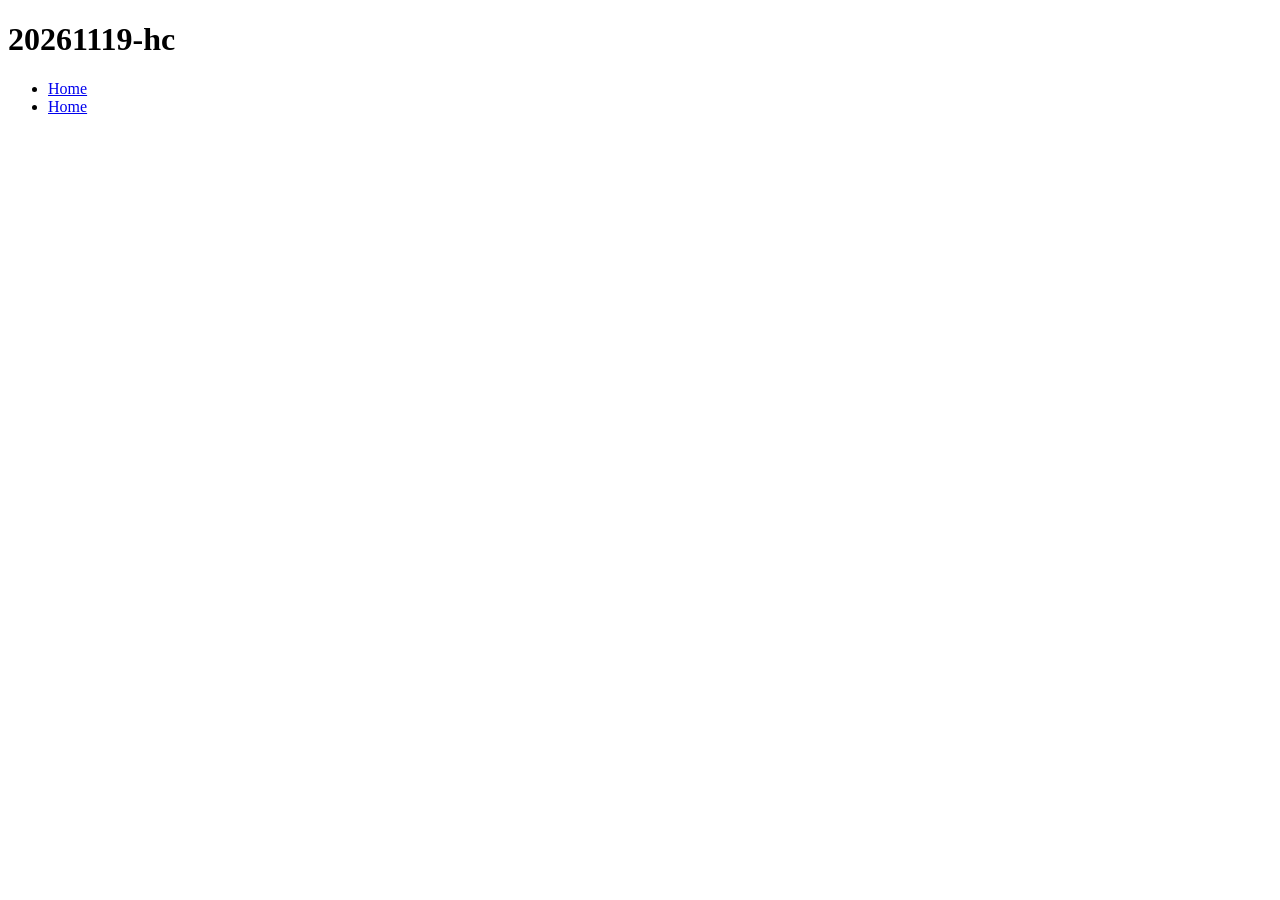
<file: index.html>
<!DOCTYPE html>
<html lang="ja">
<head>
    <meta charset="UTF-8">
    <title>20261119-hc</title>
</head>
<body>
    <h1>20261119-hc</h1>
    <ul>
        <li><a href="fulid-shape/index.html">Home</a></li>
        <li><a href="fulid-shape-custom/index.html">Home</a></li>

    </ul>
</body>
</html>
</file>
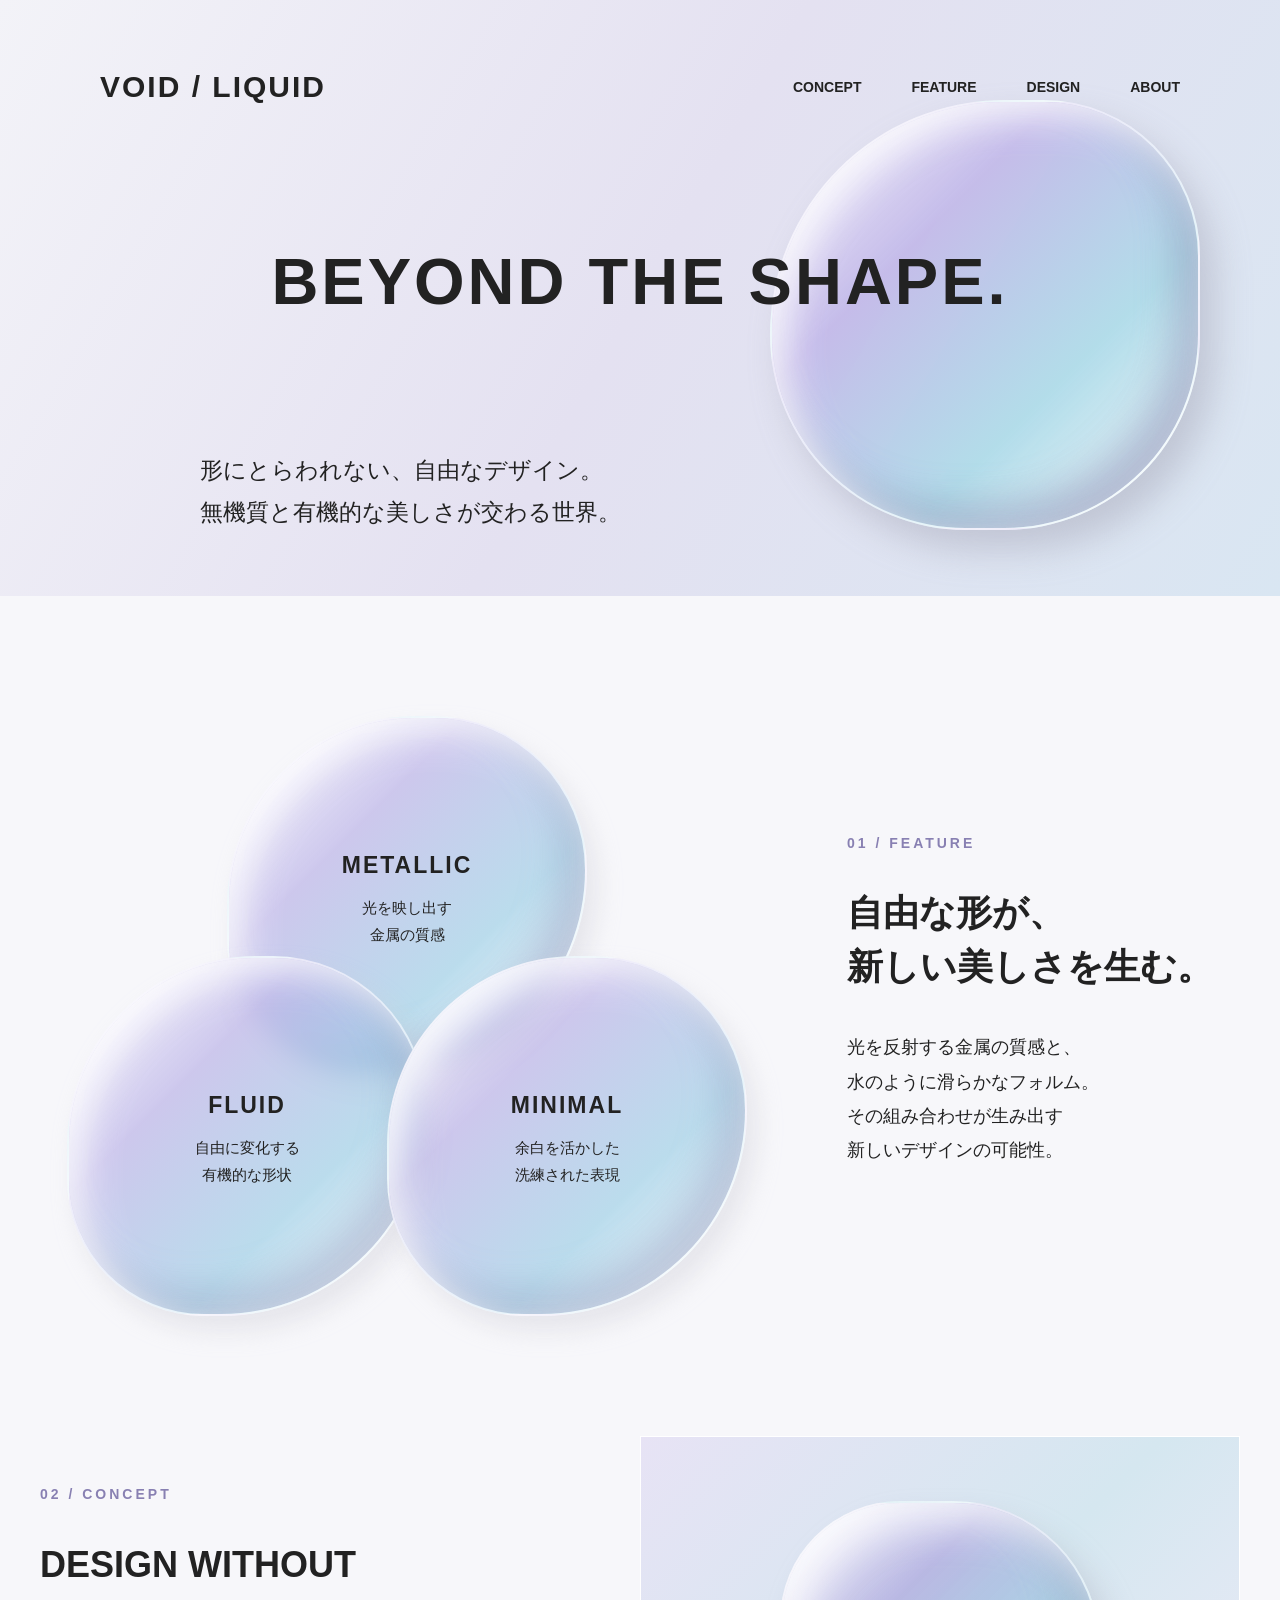
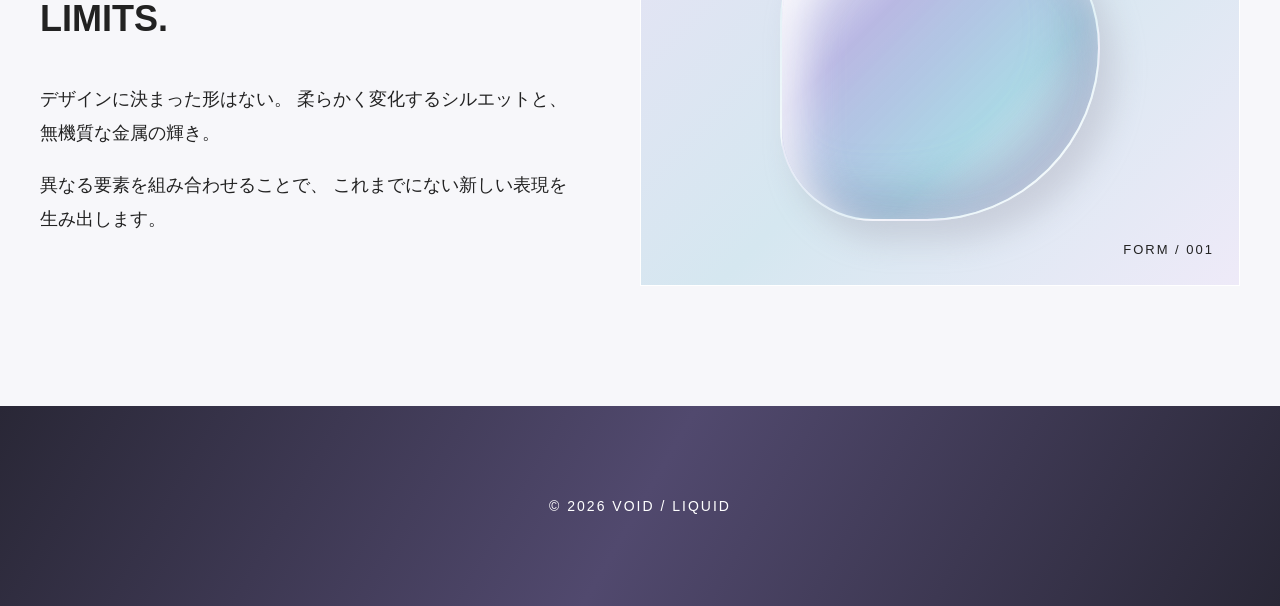
<file: fulid-shape-custom/index.html>
<!doctype html>
<html lang="ja">
<head>
<meta charset="UTF-8">
<meta name="viewport" content="width=device-width, initial-scale=1.0">
<title>VOID / LIQUID</title>
<link rel="stylesheet" href="style.css">
</head>
 
<body>
 
<header>
  <div class="links">
    <h1 class="logo"><a href="#">VOID / LIQUID</a></h1>
 
    <nav>
      <a href="#concept">CONCEPT</a>
      <a href="#feature">FEATURE</a>
      <a href="#design">DESIGN</a>
      <a href="#footer">ABOUT</a>
    </nav>
  </div>
 
  <div class="header-shape"></div>
 
  <p class="main-copy">
    BEYOND THE SHAPE.
  </p>
 
  <p class="sub-copy">
    形にとらわれない、自由なデザイン。<br>
    無機質と有機的な美しさが交わる世界。
  </p>
 
</header>
 
<main>
 
<section class="feature" id="feature">
 
  <div class="text-area">
    <p class="small-title">01 / FEATURE</p>
    <h2>自由な形が、<br>新しい美しさを生む。</h2>
    <p>
      光を反射する金属の質感と、<br>
      水のように滑らかなフォルム。<br>
      その組み合わせが生み出す<br>
      新しいデザインの可能性。
    </p>
  </div>
 
  <div class="features">
 
    <div class="center">
      <div>
        <h3>METALLIC</h3>
        <p>光を映し出す<br>金属の質感</p>
      </div>
    </div>
 
    <div class="left">
      <div>
        <h3>FLUID</h3>
        <p>自由に変化する<br>有機的な形状</p>
      </div>
    </div>
 
    <div class="right">
      <div>
        <h3>MINIMAL</h3>
        <p>余白を活かした<br>洗練された表現</p>
      </div>
    </div>
 
  </div>
 
</section>
 
<section class="new-era" id="design">
 
  <div class="text-area">
    <p class="small-title">02 / CONCEPT</p>
 
    <h2>DESIGN WITHOUT<br>LIMITS.</h2>
 
    <p>
      デザインに決まった形はない。
      柔らかく変化するシルエットと、
      無機質な金属の輝き。
    </p>
 
    <p>
      異なる要素を組み合わせることで、
      これまでにない新しい表現を生み出します。
    </p>
  </div>
 
  <div class="image-area">
    <div class="big-shape"></div>
    <p>FORM / 001</p>
  </div>
 
</section>
 
</main>
 
<footer id="footer">
  <small class="copyright">
    © 2026 VOID / LIQUID
  </small>
</footer>
 
</body>
</html>
</file>
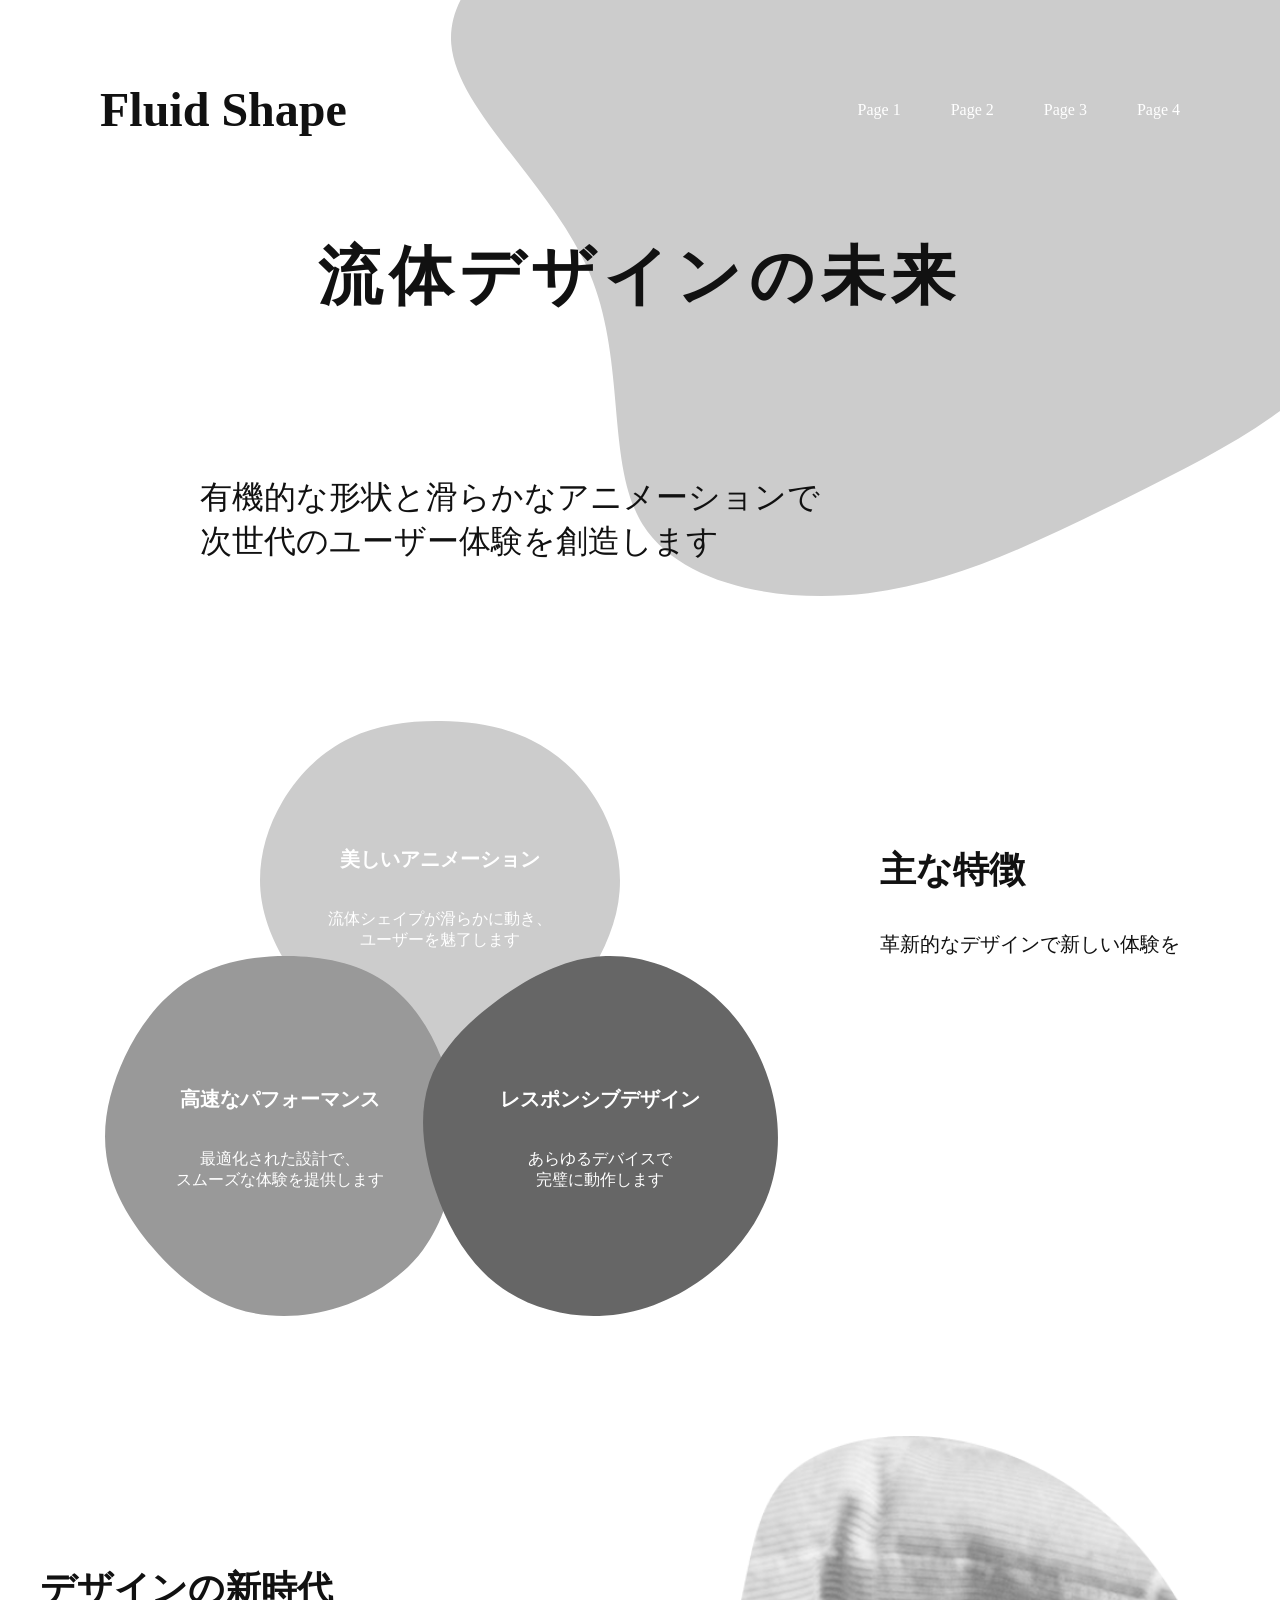
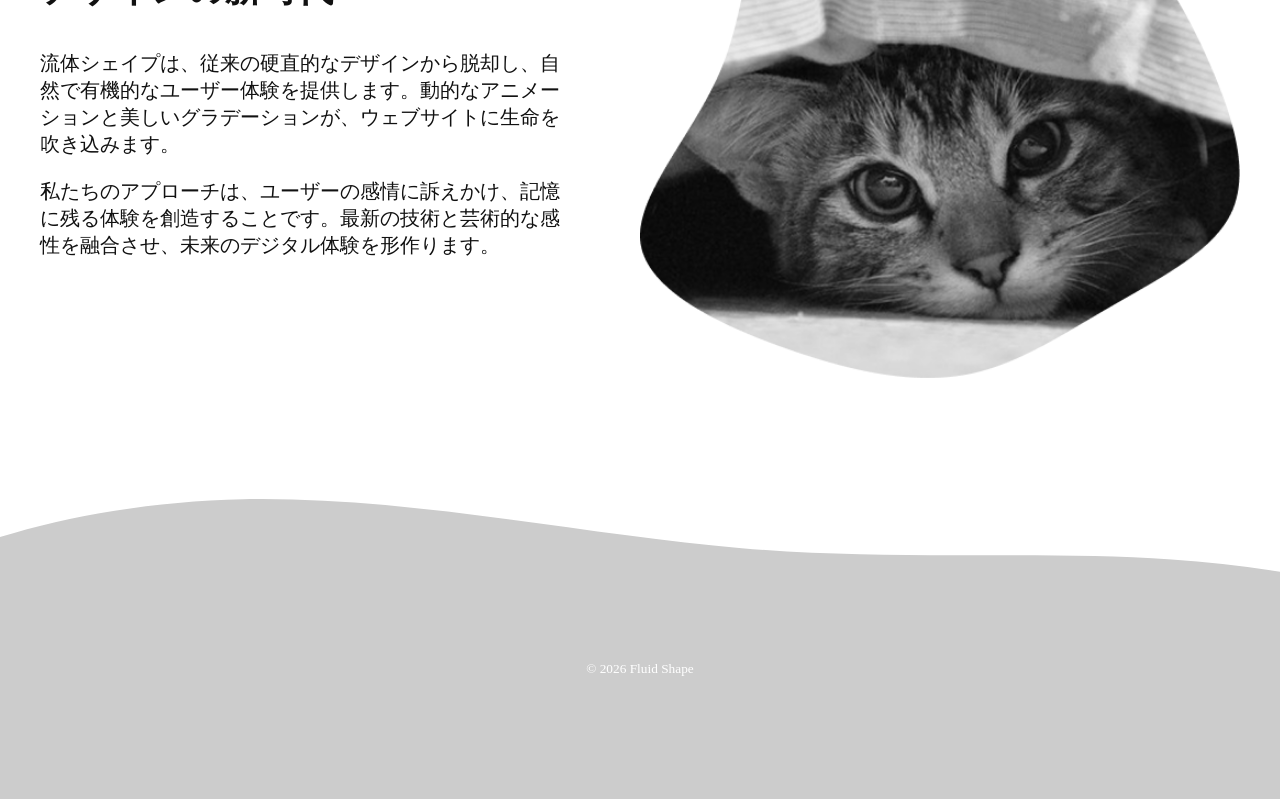
<file: fulid-shape/index.html>
<!doctype html>
<html lang="ja">
<head>
<meta charset="UTF-8" />
<title>Fluid Shape</title>
<link rel="stylesheet" href="style.css">
</head>
 
<body>
<header>
<div class="links">
<h1 class="logo"><a href="#">Fluid Shape</a></h1>
<nav>
<a href="#">Page 1</a>
<a href="#">Page 2</a>
<a href="#">Page 3</a>
<a href="#">Page 4</a>
</nav>
</div>
<p class="main-copy">流体デザインの未来</p>
<p class="sub-copy">
      有機的な形状と滑らかなアニメーションで<br>
      次世代のユーザー体験を創造します
</p>
</header>
 
  <main>
<section class="feature">
<div class="text-area">
<h2>主な特徴</h2>
<p>革新的なデザインで新しい体験を</p>
</div>
 
      <div class="features">
<div class="center">
<div>
<h3>美しいアニメーション</h3>
<p>流体シェイプが滑らかに動き、<br>ユーザーを魅了します</p>
</div>
</div>
<div class="left">
<div>
<h3>高速なパフォーマンス</h3>
<p>最適化された設計で、<br>スムーズな体験を提供します</p>
</div>
</div>
<div class="right">
<div>
<h3>レスポンシブデザイン</h3>
<p>あらゆるデバイスで<br>完璧に動作します</p>
</div>
</div>
</div>
 
    </section>
 
    <section class="new-era">
<div class="text-area">
<h2>デザインの新時代</h2>
<p>流体シェイプは、従来の硬直的なデザインから脱却し、自然で有機的なユーザー体験を提供します。動的なアニメーションと美しいグラデーションが、ウェブサイトに生命を吹き込みます。</p>
<p>私たちのアプローチは、ユーザーの感情に訴えかけ、記憶に残る体験を創造することです。最新の技術と芸術的な感性を融合させ、未来のデジタル体験を形作ります。</p>
</div>
<img src="img/cat.png" alt="猫">
</section>
</main>
 
  <footer>
<small class="copyright">&copy; 2026 Fluid Shape</small>
</footer>
</body>
</html>
</file>
<file: fulid-shape-custom/style.css>
@charset "utf-8";
 
/* ====================
 全体共通
==================== */
 
* {
  box-sizing: border-box;
}
 
body {
  margin: 0;
  color: #222;
  font-size: 16px;
  min-width: 1200px;
  font-family: Arial, sans-serif;
  background-color: #f7f7fa;
}
 
a {
  color: inherit;
  text-decoration: none;
}
 
/* ====================
 header
==================== */
 
header {
  height: 596px;
  display: flex;
  flex-direction: column;
  position: relative;
  overflow: hidden;
 
  background: linear-gradient(
    120deg,
    #f3f3f8,
    #e4e1f1,
    #d9e6f2
  );
}
 
/* ロゴ・ナビ */
 
.links {
  width: 100%;
  display: flex;
  justify-content: space-between;
  align-items: center;
  padding: 50px 100px 0;
  position: relative;
  z-index: 2;
}
 
.links .logo {
  font-size: 30px;
  letter-spacing: 2px;
}
 
.links nav {
  display: flex;
  gap: 50px;
}
 
.links nav a {
  font-size: 14px;
  font-weight: bold;
  transition: color .3s;
}
 
.links nav a:hover {
  color: #8372c7;
}
 
/* メインコピー */
 
.main-copy {
  width: 100%;
  font-size: 65px;
  font-weight: 700;
  text-align: center;
  margin: 120px 0 0;
  letter-spacing: 3px;
  position: relative;
  z-index: 2;
}
 
/* サブコピー */
 
.sub-copy {
  font-size: 23px;
  position: absolute;
  left: 200px;
  bottom: 40px;
  line-height: 1.8;
  z-index: 2;
}
 
/* ====================
 ガラス流動シェイプ
==================== */
 
.header-shape {
  position: absolute;
  width: 430px;
  height: 430px;
  right: 80px;
  top: 100px;
 
  border-radius: 60% 40% 50% 50%;
 
  background: linear-gradient(
    135deg,
    #ffffffcc,
    #b7a9e6aa,
    #9dd9e6aa,
    #ffffffcc
  );
 
  border: 2px solid #ffffffaa;
 
  box-shadow:
    inset 15px 15px 35px #ffffffcc,
    inset -20px -20px 40px #7b79a477,
    15px 20px 35px #9999aa66;
 
  backdrop-filter: blur(12px);
 
  animation: colorChange 8s ease-in-out infinite alternate;
}
 
/* 色の変化 */
 
@keyframes colorChange {
  0% {
    filter: hue-rotate(0deg);
  }
 
  100% {
    filter: hue-rotate(80deg);
  }
}
 
/* ====================
 main共通
==================== */
 
main {
  width: 1200px;
  margin: auto;
}
 
section {
  margin: 120px auto;
}
 
h2 {
  font-size: 36px;
  margin-bottom: 1em;
  line-height: 1.5;
}
 
.text-area p {
  font-size: 18px;
  line-height: 1.9;
}
 
.small-title {
  color: #8880b2;
  font-size: 14px !important;
  font-weight: bold;
  letter-spacing: 3px;
}
 
/* ====================
 feature
==================== */
 
.feature {
  display: flex;
  flex-direction: row-reverse;
  justify-content: center;
  gap: 100px;
}
 
.feature .text-area {
  margin-top: 100px;
}
 
/* 3つのガラスシェイプ */
 
.features {
  width: 680px;
  height: 600px;
  position: relative;
  text-align: center;
  color: #222;
}
 
.features > div {
  position: absolute;
  display: flex;
  justify-content: center;
  align-items: center;
  width: 360px;
  height: 360px;
 
  border-radius: 55% 45% 60% 40%;
 
  background: linear-gradient(
    135deg,
    #ffffffcc,
    #b8b0e6aa,
    #9dcfe6aa,
    #ffffffcc
  );
 
  border: 2px solid #ffffffaa;
 
  box-shadow:
    inset 15px 15px 35px #ffffffcc,
    inset -20px -20px 40px #7775a455,
    10px 15px 25px #ccccd866;
 
  backdrop-filter: blur(10px);
 
  animation: colorChange 10s ease-in-out infinite alternate;
}
 
.features > div > div {
  text-align: center;
}
 
/* 中央 */
 
.center {
  top: 0;
  left: 50%;
  transform: translateX(-50%);
}
 
/* 左 */
 
.left {
  left: 0;
  bottom: 0;
}
 
/* 右 */
 
.right {
  right: 0;
  bottom: 0;
}
 
/* 特徴の文字 */
 
.features h3 {
  font-size: 23px;
  margin-bottom: 15px;
  letter-spacing: 2px;
}
 
.features p {
  font-size: 15px;
  line-height: 1.8;
}
 
/* ====================
 new-era
==================== */
 
.new-era {
  display: flex;
  align-items: center;
  justify-content: space-between;
}
 
.new-era .text-area {
  width: 44%;
}
 
/* ガラスパネル */
 
.image-area {
  width: 50%;
  height: 450px;
 
  background: linear-gradient(
    135deg,
    #e7e3f5,
    #d5e7f0,
    #eeeaf8
  );
 
  border: 1px solid #ffffff;
 
  display: flex;
  justify-content: center;
  align-items: center;
  position: relative;
}
 
/* 大きなガラスシェイプ */
 
.big-shape {
  width: 320px;
  height: 320px;
 
  border-radius: 45% 55% 65% 35%;
 
  background: linear-gradient(
    135deg,
    #ffffffdd,
    #a9a1dcaa,
    #8dcddd99,
    #ffffffdd
  );
 
  border: 2px solid #ffffffaa;
 
  box-shadow:
    inset 20px 20px 40px #ffffffcc,
    inset -25px -25px 45px #7775a466,
    15px 20px 30px #aaa9b966;
 
  backdrop-filter: blur(15px);
 
  animation: colorChange 9s ease-in-out infinite alternate;
}
 
.image-area p {
  position: absolute;
  bottom: 15px;
  right: 25px;
  font-size: 13px;
  letter-spacing: 2px;
}
 
/* ====================
 footer
==================== */
 
footer {
  height: 200px;
  background: linear-gradient(
    120deg,
    #292736,
    #51496e,
    #292736
  );
 
  display: flex;
  justify-content: center;
  align-items: center;
}
 
.copyright {
  color: #ffffff;
  letter-spacing: 2px;
  font-size: 14px;
}
 
/* 動きを減らす設定への対応 */
 
@media (prefers-reduced-motion: reduce) {
  .header-shape,
  .features > div,
  .big-shape {
    animation: none;
  }
}
</file>
<file: fulid-shape/style.css>
@charset "utf-8";
 
/* ====================
  全体共通
==================== */
* {
  box-sizing: border-box; /* padding・borderを含めてサイズ計算 */
}
 
body {
  margin: 0; /* ブラウザ標準余白を除去 */
  color: #111; /* 基本文字色 */
  font-size: 16px; /* 基本フォントサイズ */
  min-width: 1200px /* 最小幅 */
}
 
a {
  color: inherit; /* 親要素の文字色を継承 */
  text-decoration: none; /* 下線を削除 */
}
 
/* ====================
  header
==================== */
 
/*** ヘッダー全体 ***/
header {
  height: 596px; /* ヘッダー高さ */
  display: flex; /* フレックスレイアウト */
  flex-direction: column; /* 縦方向に配置 */
  position: relative; /* 子要素の絶対配置基準 */
  background: url(img/header.svg) no-repeat top right/contain; /* 背景画像設定 */
}
 
/*** ロゴ／ナビ ***/
.links {
  width: 100%; /* 横幅いっぱい */
  display: flex; /* 横並び */
  justify-content: space-between; /* 両端揃え */
  align-items: center; /* 縦中央揃え */
  padding: 50px 100px 0; /* 上・左右の余白 */
}
 
/*** ロゴ ***/
.links .logo {
  font-size: 48px; /* ロゴ文字サイズ */
}
 
/*** ナビ ***/
.links nav {
  display: flex; /* ナビを横並び */
  gap: 50px; /* リンク間隔 */
}
 
.links nav a {
  color: #fff; /* ナビリンク文字色 */
}
 
/*** メインコピー ***/
.main-copy {
  width: 100%; /* 横幅いっぱい */
  font-size: 64px; /* メインコピー文字サイズ */
  font-weight: 700; /* 太字 */
  text-align: center; /* 中央揃え */
  margin: 1em 0 0; /* 上余白 */
  letter-spacing: .1em; /* 文字間隔 */
}
 
/*** サブコピー ***/
.sub-copy {
  font-size: 32px; /* サブコピー文字サイズ */
  position: absolute; /* 絶対配置 */
  left: 200px; /* 左からの位置 */
  bottom: 0; /* 下端に配置 */
}
 
/* ====================
  main共通
==================== */
main {
  width: 1200px; /* コンテンツ最大幅 */
  margin: auto; /* 中央寄せ */
}
 
section {
  margin: 120px auto; /* セクション上下余白 */
}
 
h2 {
  font-size: 36px; /* 見出し文字サイズ */
  margin-bottom: 1em; /* 下余白 */
}
 
/*** テキストエリア共通（.feature / .new-era） ***/
.text-area p {
  font-size: 20px; /* 本文文字サイズ */
}
 
/* ====================
  .featureセクション
==================== */
 
/*** セクション全体 ***/
.feature {
  display: flex; /* フレックスレイアウト */
  flex-direction: row-reverse; /* 要素の並びを反転 */
  justify-content: center; /* 中央寄せ */
  gap: 100px; /* 要素間隔 */
}
 
/*** テキストエリア（画面右） ***/
.feature .text-area {
  margin-top: 100px; /* 上余白 */
}
 
/*** 特徴3点（画面左） ***/
.features {
  width: 680px; /* エリア幅 */
  height: 600px; /* エリア高さ */
  position: relative; /* 子要素の配置基準 */
  text-align: center; /* テキスト中央揃え */
  color: #fff; /* 文字色 */
}
 
/*** 各特徴(div)共通 ***/
.features div {
  position: absolute; /* 重ねて配置 */
  display: flex; /* フレックス */
  flex-direction: column; /* 縦並び */
  justify-content: center; /* 縦中央 */
  align-items: center; /* 横中央 */
  width: 360px; /* 円の幅 */
  height: 360px; /* 円の高さ */
}
 
/*** 特徴・中央 ***/
.center {
  background: url(img/center.svg) center/contain no-repeat; /* 中央画像 */
  top: 0; /* 上に配置 */
  left: 50%; /* 横中央基準 */
  transform: translateX(-50%); /* 真ん中に補正 */
}
 
/*** 特徴・左 ***/
.left {
  background: url(img/left.svg) center/contain no-repeat; /* 左画像 */
  left: 0; /* 左寄せ */
  bottom: 0; /* 下寄せ */
}
 
/*** 特徴・右 ***/
.right {
  background: url(img/right.svg) center/contain no-repeat; /* 右画像 */
  right: 0; /* 右寄せ */
  bottom: 0; /* 下寄せ */
}
 
/*** 特徴の見出し ***/
.features h3 {
  font-size: 20px; /* 見出し文字サイズ */
  margin-bottom: 1em; /* 下余白 */
}
 
/* ====================
  .new-eraセクション
==================== */
 
/*** セクション全体 ***/
.new-era {
  display: flex; /* 横並び */
  align-items: center; /* 縦中央揃え */
  justify-content: space-between; /* 両端配置 */
}
 
/*** テキストエリア（画面左） ***/
.new-era .text-area {
  width: 44%; /* テキスト幅 */
}
 
/*** 画像エリア（画面右） ***/
.new-era img {
  width: 50%; /* 画像幅 */
  height: auto; /* 高さ自動調整 */
}
 
/* ====================
  footer
==================== */
 
footer {
  height: 300px; /* フッター高さ */
  background: url(img/footer.svg) top center /cover no-repeat; /* 背景画像 */
  display: flex; /* フレックス */
  justify-content: center; /* 横中央 */
  align-items: center; /* 縦中央 */
}
 
.copyright {
  color: #fff; /* 文字色 */
  margin-top: 40px; /* 上余白 */
}
</file>
